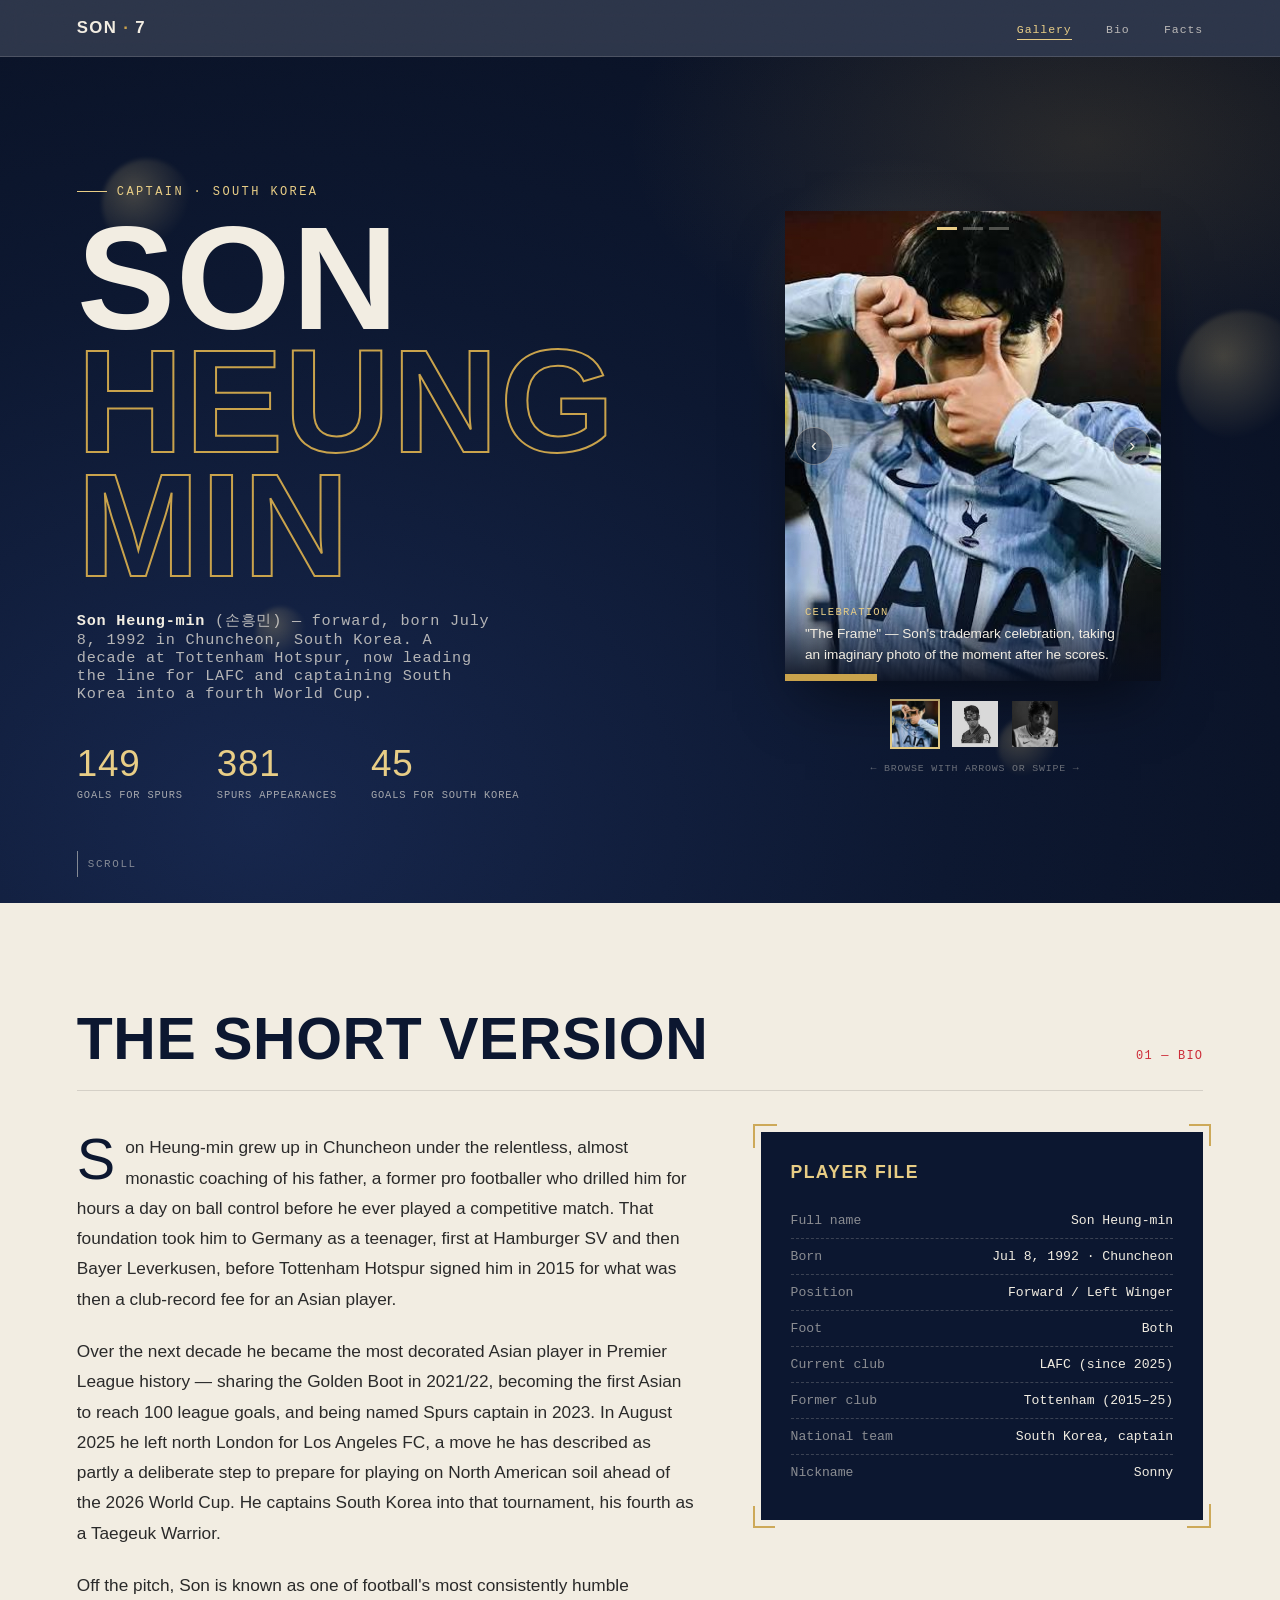
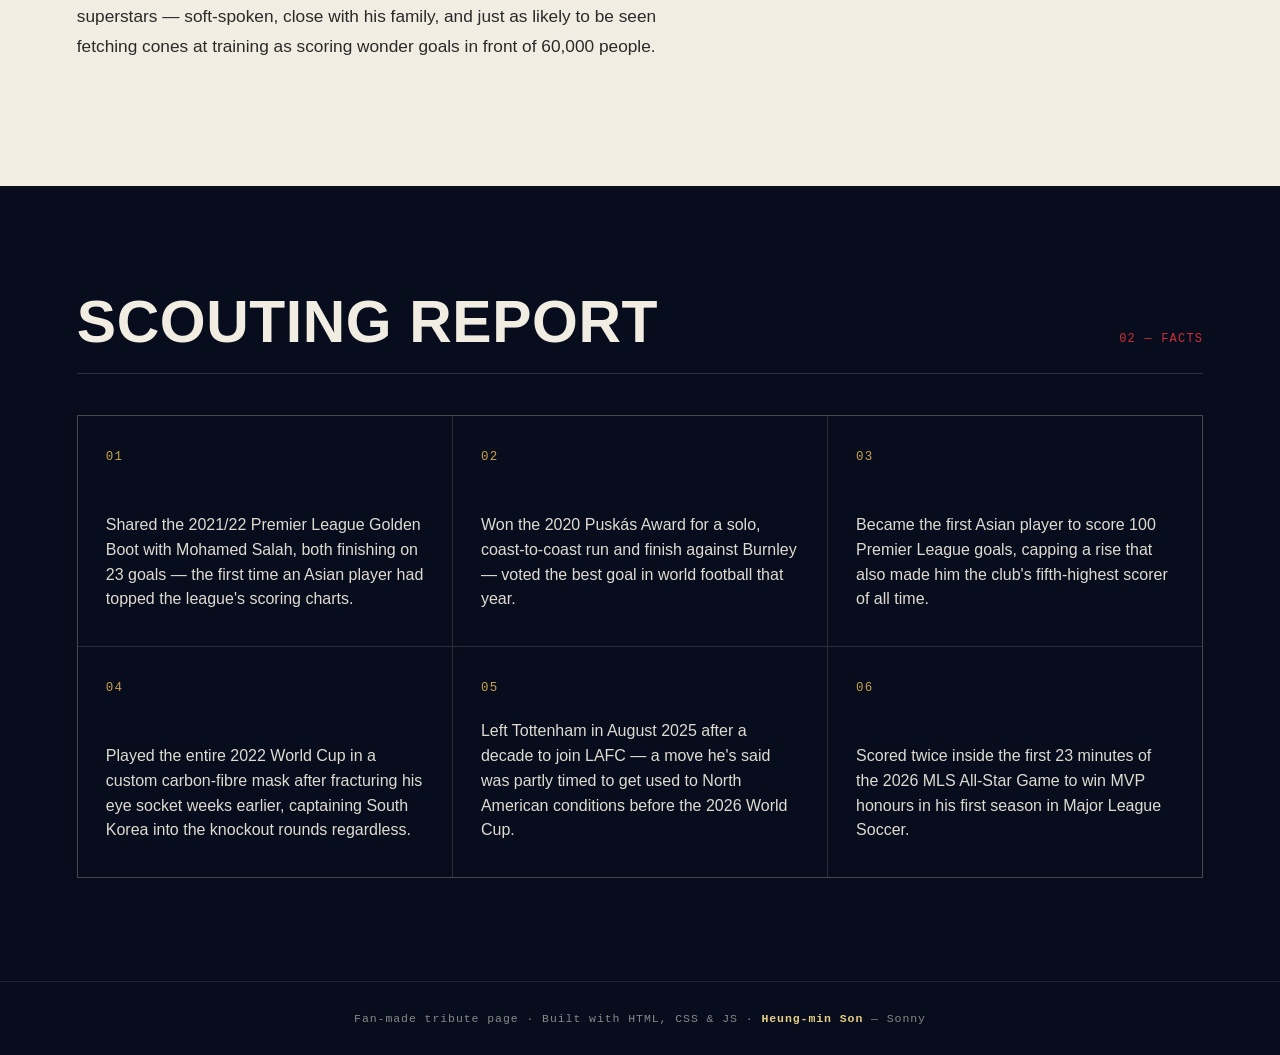
<file: fanpage.html>
<!DOCTYPE html>
<html lang="en">
<head>
<meta charset="UTF-8">
<meta name="viewport" content="width=device-width, initial-scale=1.0">
<title>Son Heung-min — Sonny</title>
<style>
  :root{
    --navy: #0c1730;
    --navy-deep: #070d1c;
    --navy-mid: #101f42;
    --ink: #12131a;
    --cream: #f2ede2;
    --gold: #c9a24b;
    --gold-bright: #e8cd85;
    --red: #cd2e3a;
    --line: rgba(242,237,226,0.16);
    --ease: cubic-bezier(.22,.8,.28,1);
  }

  * { box-sizing: border-box; }
  html { scroll-behavior: smooth; }

  body{
    margin:0;
    background: var(--cream);
    color: var(--ink);
    font-family: -apple-system, BlinkMacSystemFont, 'Segoe UI', Roboto, Helvetica, Arial, sans-serif;
    -webkit-font-smoothing: antialiased;
    overflow-x: hidden;
  }

  h1, h2, h3{
    font-family: 'Arial Narrow', Arial, sans-serif;
    text-transform: uppercase;
    letter-spacing: 0.01em;
    margin: 0;
  }

  .display{ font-family: 'Arial Black', Impact, 'Haettenschweiler', sans-serif; }
  .mono{ font-family: 'Courier New', Courier, monospace; }

  a { color: inherit; }
  button{ font-family: inherit; }

  /* ---------- film grain (ties to the "photograph" theme) ---------- */
  .grain{
    position: fixed;
    inset: -60px;
    z-index: 200;
    pointer-events: none;
    opacity: 0.045;
    mix-blend-mode: overlay;
    background-image: url("data:image/svg+xml;utf8,<svg xmlns='http://www.w3.org/2000/svg' width='140' height='140'><filter id='n'><feTurbulence type='fractalNoise' baseFrequency='0.9' numOctaves='2' stitchTiles='stitch'/></filter><rect width='100%25' height='100%25' filter='url(%23n)'/></svg>");
    animation: grainShift 0.7s steps(4) infinite;
  }
  @keyframes grainShift{
    0%{ transform: translate(0,0); }
    25%{ transform: translate(-2%,1%); }
    50%{ transform: translate(1%,-2%); }
    75%{ transform: translate(-1%,2%); }
    100%{ transform: translate(0,0); }
  }

  /* ---------- scroll progress (touchline) ---------- */
  .progress{
    position: fixed;
    top: 0; left: 0;
    height: 3px;
    width: 0%;
    background: linear-gradient(90deg, var(--gold), var(--gold-bright));
    z-index: 300;
    transition: width .08s linear;
  }

  /* ---------- corner frame motif (signature element) ---------- */
  .framed{ position: relative; }
  .framed::before,
  .framed::after,
  .framed .fc-tr, .framed .fc-bl{
    content: "";
    position: absolute;
    width: 22px;
    height: 22px;
    border: 2px solid var(--gold);
    opacity: 0.9;
    transition: width .3s var(--ease), height .3s var(--ease), border-color .3s ease;
  }
  .framed::before{ top:-8px; left:-8px; border-right:none; border-bottom:none; }
  .framed::after{ bottom:-8px; right:-8px; border-left:none; border-top:none; }
  .framed .fc-tr{ top:-8px; right:-8px; border-left:none; border-bottom:none; }
  .framed .fc-bl{ bottom:-8px; left:-8px; border-right:none; border-top:none; }
  .framed:hover::before, .framed:hover::after,
  .framed:hover .fc-tr, .framed:hover .fc-bl{
    width: 30px; height: 30px; border-color: var(--gold-bright);
  }

  /* ---------- reveal-on-scroll ---------- */
  .reveal{
    opacity: 0;
    transform: translateY(28px);
    transition: opacity .8s var(--ease), transform .8s var(--ease);
  }
  .reveal.in-view{ opacity: 1; transform: translateY(0); }

  /* ---------- nav ---------- */
  .topnav{
    position: sticky;
    top: 0;
    z-index: 60;
    display: flex;
    justify-content: space-between;
    align-items: center;
    padding: 18px 6vw;
    background: rgba(12,23,48,0.86);
    backdrop-filter: blur(10px);
    color: var(--cream);
    border-bottom: 1px solid var(--line);
    transition: background .3s ease, padding .3s ease;
  }
  .topnav .brand{
    font-family:'Arial Narrow', Arial, sans-serif;
    font-weight: 600;
    font-size: 1.05rem;
    letter-spacing: 0.08em;
  }
  .brand .num{ color: var(--gold); }
  .topnav nav a{
    position: relative;
    text-decoration:none;
    font-family:'Courier New', Courier, monospace;
    font-size: 0.72rem;
    letter-spacing: 0.08em;
    margin-left: 30px;
    color: var(--cream);
    opacity: 0.7;
    padding-bottom: 4px;
    transition: opacity .2s;
  }
  .topnav nav a::after{
    content:"";
    position:absolute;
    left:0; bottom:0;
    width: 0%;
    height: 1px;
    background: var(--gold-bright);
    transition: width .25s var(--ease);
  }
  .topnav nav a:hover{ opacity: 1; }
  .topnav nav a:hover::after{ width: 100%; }
  .topnav nav a.active{ opacity: 1; color: var(--gold-bright); }
  .topnav nav a.active::after{ width: 100%; }

  /* ---------- hero ---------- */
  .hero{
    position: relative;
    background:
      radial-gradient(60% 50% at 85% 10%, rgba(201,162,75,0.16), transparent 60%),
      radial-gradient(120% 140% at 20% 90%, #16264c 0%, var(--navy) 45%, var(--navy-deep) 100%);
    color: var(--cream);
    padding: 6vw 6vw 4vw;
    overflow: hidden;
    min-height: 94vh;
    display: flex;
    align-items: center;
    perspective: 1000px;
  }
  .hero-spotlight{
    position: absolute;
    inset: 0;
    background: radial-gradient(280px circle at var(--mx,70%) var(--my,30%), rgba(232,205,133,0.14), transparent 55%);
    pointer-events: none;
    transition: background .1s linear;
  }
  .bokeh{
    position: absolute;
    border-radius: 50%;
    filter: blur(2px);
    background: radial-gradient(circle at 35% 35%, rgba(232,205,133,0.5), rgba(232,205,133,0) 70%);
    opacity: 0.5;
    animation: drift 14s ease-in-out infinite;
    pointer-events: none;
  }
  .bokeh.b1{ width: 90px; height: 90px; top: 12%; left: 8%; animation-duration: 16s; }
  .bokeh.b2{ width: 50px; height: 50px; top: 65%; left: 20%; animation-duration: 12s; animation-delay: -4s; }
  .bokeh.b3{ width: 130px; height: 130px; top: 30%; left: 92%; animation-duration: 20s; animation-delay: -8s; }
  .bokeh.b4{ width: 60px; height: 60px; top: 78%; left: 78%; animation-duration: 15s; animation-delay: -2s; }
  @keyframes drift{
    0%, 100%{ transform: translate(0,0); }
    50%{ transform: translate(18px, -24px); }
  }

  .hero-grid{
    position: relative;
    width: 100%;
    display: grid;
    grid-template-columns: 1.15fr 0.85fr;
    gap: 4vw;
    align-items: center;
    z-index: 2;
  }
  .eyebrow{
    font-family:'Courier New', Courier, monospace;
    font-size: 0.75rem;
    letter-spacing: 0.2em;
    color: var(--gold-bright);
    margin-bottom: 18px;
    display: flex;
    align-items: center;
    gap: 10px;
    opacity: 0;
    animation: fadeUp .7s var(--ease) .1s forwards;
  }
  .eyebrow::before{ content:""; width: 30px; height: 1px; background: var(--gold-bright); }

  .hero-title-wrap{ perspective: 800px; }
  .hero h1{
    font-family: 'Arial Black', Impact, 'Haettenschweiler', sans-serif;
    font-size: clamp(4.4rem, 11.5vw, 9.8rem);
    line-height: 0.84;
    letter-spacing: 0.01em;
    text-transform: uppercase;
    color: var(--cream);
  }
  .hero h1 .outline{ color: transparent; -webkit-text-stroke: 2px var(--gold); display:block; }
  .letter{
    display: inline-block;
    opacity: 0;
    transform: translateY(48px) rotateX(50deg);
    animation: riseIn .8s var(--ease) forwards;
    animation-delay: calc(var(--i) * 0.045s + 0.15s);
    transform-origin: bottom;
  }
  @keyframes riseIn{
    to{ opacity: 1; transform: translateY(0) rotateX(0); }
  }
  @keyframes fadeUp{
    from{ opacity:0; transform: translateY(16px); }
    to{ opacity:1; transform: translateY(0); }
  }

  .hero .full-name{
    margin-top: 22px;
    font-family:'Courier New', Courier, monospace;
    font-size: 0.95rem;
    letter-spacing: 0.05em;
    color: rgba(242,237,226,0.72);
    max-width: 46ch;
    opacity: 0;
    animation: fadeUp .7s var(--ease) .75s forwards;
  }
  .hero .full-name b{ color: var(--cream); font-weight: 600; }

  .hero-stats{
    display:flex;
    gap: 34px;
    margin-top: 40px;
    flex-wrap: wrap;
    opacity: 0;
    animation: fadeUp .7s var(--ease) .9s forwards;
  }
  .hero-stats div{ display:flex; flex-direction:column; }
  .hero-stats .n{
    font-family:'Arial Black', Impact, 'Haettenschweiler', sans-serif;
    font-size: 2.3rem;
    color: var(--gold-bright);
    letter-spacing: 0.02em;
  }
  .hero-stats .l{
    font-family:'Courier New', Courier, monospace;
    font-size: 0.65rem;
    letter-spacing: 0.08em;
    opacity: 0.65;
    margin-top: 4px;
  }

  /* ---------- hero interactive gallery (replaces the static frame) ---------- */
  .hero-gallery{
    position: relative;
    justify-self: center;
    width: 100%;
    max-width: 380px;
    opacity: 0;
    animation: fadeUp .9s var(--ease) .35s forwards;
    transition: transform .15s ease-out;
    transform-style: preserve-3d;
    will-change: transform;
  }
  .viewer{
    position: relative;
    background: var(--navy-deep);
    aspect-ratio: 4/5;
    max-height: 470px;
    overflow: hidden;
    box-shadow: 0 30px 60px -20px rgba(0,0,0,0.6);
  }
  .viewer img{
    position:absolute;
    inset:0;
    width:100%;
    height:100%;
    object-fit: cover;
    opacity: 0;
    transform: scale(1.12);
    transition: opacity .6s var(--ease), transform 8s linear;
  }
  .viewer img.active{ opacity: 1; transform: scale(1); }
  .viewer img.active.ken{ transform: scale(1.09); }
  .viewer-caption{
    position:absolute;
    left:0; right:0; bottom:0;
    padding: 18px 20px 16px;
    background: linear-gradient(to top, rgba(7,13,28,0.94), transparent);
    color: var(--cream);
  }
  .viewer-caption .vc-tag{ font-family:'Courier New', Courier, monospace; font-size: 0.66rem; letter-spacing: 0.12em; color: var(--gold-bright); text-transform: uppercase; display:block; opacity:0; transform: translateY(6px); transition: opacity .4s ease, transform .4s ease; }
  .viewer-caption p{ margin: 6px 0 0; font-size: 0.85rem; max-width: 42ch; line-height: 1.5; opacity:0; transform: translateY(6px); transition: opacity .4s ease .05s, transform .4s ease .05s; }
  .viewer-caption.show .vc-tag, .viewer-caption.show p{ opacity:1; transform: translateY(0); }
  .viewer-nav{ position:absolute; top: 50%; transform: translateY(-50%); width: 100%; display:flex; justify-content: space-between; padding: 0 10px; pointer-events:none; }
  .viewer-nav button{
    pointer-events:all; width: 38px; height: 38px; border-radius: 50%;
    border: 1px solid rgba(242,237,226,0.4); background: rgba(7,13,28,0.45); color: var(--cream);
    font-family:'Courier New', Courier, monospace; cursor: pointer; font-size: 1.1rem;
    transition: background .25s ease, border-color .25s ease, transform .25s var(--ease);
  }
  .viewer-nav button:hover{ background: var(--gold); border-color: var(--gold); color: var(--navy-deep); transform: scale(1.08); }
  .viewer-nav button:active{ transform: scale(0.94); }

  .progress-dots{ position:absolute; top: 16px; left: 50%; transform: translateX(-50%); display:flex; gap: 6px; z-index: 3; }
  .progress-dots span{ width: 20px; height: 3px; background: rgba(242,237,226,0.3); overflow:hidden; position:relative; }
  .progress-dots span::after{ content:""; position:absolute; inset:0; background: var(--gold-bright); transform: scaleX(0); transform-origin: left; transition: transform .3s ease; }
  .progress-dots span.active::after{ transform: scaleX(1); }

  .hero-tag{
    position:absolute;
    bottom: -16px;
    left: -8px;
    background: var(--gold);
    color: var(--navy-deep);
    font-family:'Courier New', Courier, monospace;
    font-size: 0.62rem;
    letter-spacing: 0.06em;
    padding: 6px 11px;
    font-weight: 600;
    z-index: 3;
  }

  .thumb-rail{ display:flex; flex-direction: row; justify-content:center; gap: 10px; margin-top: 18px; }
  .thumb{
    padding: 0;
    border: 2px solid transparent;
    background: none;
    cursor: pointer;
    line-height: 0;
    transition: border-color .25s ease, transform .25s var(--ease);
  }
  .thumb:hover{ transform: translateY(-2px); }
  .thumb img{ width: 46px; height: 46px; object-fit: cover; display:block; filter: grayscale(1) brightness(0.85); transition: filter .3s ease; }
  .thumb.active{ border-color: var(--gold-bright); }
  .thumb.active img{ filter: grayscale(0) brightness(1); }

  .gallery-hint{
    margin-top: 14px;
    text-align:center;
    font-family:'Courier New', Courier, monospace;
    font-size: 0.62rem;
    letter-spacing: 0.08em;
    color: rgba(242,237,226,0.4);
  }
  .gallery-hint .arrow{ display:inline-block; animation: nudge 1.6s ease-in-out infinite; }
  @keyframes nudge{ 0%,100%{ transform: translateX(0);} 50%{ transform: translateX(5px);} }

  .scroll-cue{
    position:absolute;
    left: 6vw;
    bottom: 26px;
    font-family:'Courier New', Courier, monospace;
    font-size: 0.68rem;
    letter-spacing: 0.15em;
    color: rgba(242,237,226,0.5);
    display:flex;
    align-items:center;
    gap:10px;
    z-index: 2;
  }
  .scroll-cue .bar{ width: 1px; height: 26px; background: rgba(242,237,226,0.5); animation: cue 1.8s ease-in-out infinite; }
  @keyframes cue{
    0%,100%{ transform: scaleY(0.4); opacity: 0.3; transform-origin: top;}
    50%{ transform: scaleY(1); opacity: 0.9; transform-origin: top;}
  }

  /* ---------- section shell ---------- */
  section{ padding: 8vw 6vw; }
  .section-head{
    display:flex;
    align-items:baseline;
    justify-content: space-between;
    margin-bottom: 3.2vw;
    border-bottom: 1px solid rgba(0,0,0,0.12);
    padding-bottom: 18px;
    flex-wrap: wrap;
    gap: 10px;
  }
  .section-head h2{
    font-family: 'Arial Black', Impact, 'Haettenschweiler', sans-serif;
    font-size: clamp(2.2rem, 4.6vw, 3.8rem);
    color: var(--navy);
    letter-spacing: 0.01em;
  }
  .section-index{
    font-family:'Courier New', Courier, monospace;
    font-size: 0.75rem;
    color: var(--red);
    letter-spacing: 0.1em;
  }

  /* ---------- bio ---------- */
  .bio{ background: var(--cream); }
  .bio-grid{ display:grid; grid-template-columns: 1.4fr 1fr; gap: 5vw; }
  .bio-copy p{ font-size: 1.08rem; line-height: 1.75; color: #2a2a2a; margin: 0 0 1.3em; }
  .bio-copy p:first-of-type::first-letter{
    font-family:'Arial Black', Impact, 'Haettenschweiler', sans-serif;
    font-size: 3.6rem;
    float: left;
    line-height: 0.75;
    padding-right: 10px;
    padding-top: 6px;
    color: var(--navy);
  }
  .id-card{
    background: var(--navy);
    color: var(--cream);
    padding: 30px;
    align-self: start;
    font-family:'Courier New', Courier, monospace;
    transition: transform .35s var(--ease), box-shadow .35s var(--ease);
  }
  .id-card:hover{ transform: translateY(-4px); box-shadow: 0 24px 40px -20px rgba(12,23,48,0.5); }
  .id-card h3{ font-family:'Arial Narrow', Arial, sans-serif; color: var(--gold-bright); font-size: 1.1rem; margin-bottom: 20px; letter-spacing: 0.08em; }
  .id-row{ display:flex; justify-content: space-between; padding: 10px 0; border-bottom: 1px dashed rgba(242,237,226,0.2); font-size: 0.82rem; transition: padding-left .2s ease; }
  .id-row:hover{ padding-left: 6px; }
  .id-row:last-child{ border-bottom:none; }
  .id-row span:first-child{ opacity: 0.55; }
  .id-row span:last-child{ text-align:right; }

  /* ---------- facts ---------- */
  .facts{ background: var(--navy-deep); color: var(--cream); }
  .facts .section-head{ border-bottom-color: rgba(242,237,226,0.15); }
  .facts .section-head h2{ color: var(--cream); }
  .fact-grid{ display:grid; grid-template-columns: repeat(3, 1fr); gap: 1px; background: rgba(242,237,226,0.14); border: 1px solid rgba(242,237,226,0.14); }
  .fact-card{
    position: relative;
    background: var(--navy-deep);
    padding: 34px 28px;
    min-height: 230px;
    display:flex;
    flex-direction: column;
    justify-content: space-between;
    transition: background .35s ease, transform .35s var(--ease);
    overflow: hidden;
  }
  .fact-card::before{
    content:"";
    position:absolute;
    inset: 0;
    background: radial-gradient(220px circle at var(--fx,50%) var(--fy,50%), rgba(201,162,75,0.14), transparent 60%);
    opacity: 0;
    transition: opacity .3s ease;
  }
  .fact-card:hover{ background: #0f1c3c; transform: translateY(-6px); }
  .fact-card:hover::before{ opacity: 1; }
  .fact-card .fnum{ font-family:'Courier New', Courier, monospace; color: var(--gold); font-size: 0.78rem; letter-spacing: 0.1em; position:relative; }
  .fact-card p{ font-size: 1rem; line-height: 1.55; margin: 18px 0 0; color: rgba(242,237,226,0.92); position:relative; }

  /* ---------- footer ---------- */
  footer{ background: var(--navy-deep); color: rgba(242,237,226,0.55); text-align:center; padding: 30px 6vw; font-family:'Courier New', Courier, monospace; font-size: 0.72rem; letter-spacing: 0.08em; border-top: 1px solid rgba(242,237,226,0.1); }
  footer b{ color: var(--gold-bright); }

  /* ---------- responsive ---------- */
  @media (max-width: 900px){
    .hero-grid{ grid-template-columns: 1fr; }
    .hero-gallery{ order: -1; max-width: 320px; }
    .bio-grid{ grid-template-columns: 1fr; }
    .fact-grid{ grid-template-columns: 1fr; }
    .topnav nav{ display:none; }
  }

  @media (prefers-reduced-motion: reduce){
    *{ animation: none !important; transition: none !important; }
    .letter, .eyebrow, .full-name, .hero-stats, .hero-gallery{ opacity: 1 !important; transform: none !important; }
    .grain{ display: none; }
  }

  :focus-visible{ outline: 2px solid var(--gold); outline-offset: 3px; }
</style>
</head>
<body>

<div class="grain" aria-hidden="true"></div>
<div class="progress" id="progressBar" aria-hidden="true"></div>

<div class="topnav">
  <div class="brand">SON <span class="num">·</span> 7</div>
  <nav>
    <a href="#hero" data-section="hero">Gallery</a>
    <a href="#bio" data-section="bio">Bio</a>
    <a href="#facts" data-section="facts">Facts</a>
  </nav>
</div>

<header class="hero" id="hero">
  <div class="hero-spotlight" id="spotlight"></div>
  <div class="bokeh b1"></div>
  <div class="bokeh b2"></div>
  <div class="bokeh b3"></div>
  <div class="bokeh b4"></div>

  <div class="hero-grid">
    <div>
      <div class="eyebrow">CAPTAIN · SOUTH KOREA</div>
      <div class="hero-title-wrap">
        <h1>
          <span class="line1" id="line1"></span>
          <span class="outline line2" id="line2"></span>
        </h1>
      </div>
      <p class="full-name"><b>Son Heung-min</b> (손흥민) — forward, born July 8, 1992 in Chuncheon, South Korea. A decade at Tottenham Hotspur, now leading the line for LAFC and captaining South Korea into a fourth World Cup.</p>
      <div class="hero-stats">
        <div><span class="n mono" data-count="169">0</span><span class="l">GOALS FOR SPURS</span></div>
        <div><span class="n mono" data-count="431">0</span><span class="l">SPURS APPEARANCES</span></div>
        <div><span class="n mono" data-count="51">0</span><span class="l">GOALS FOR SOUTH KOREA</span></div>
      </div>
    </div>

    <div class="hero-gallery" id="heroPhoto">
      <div class="viewer framed" id="viewer">
        <span class="fc-tr"></span><span class="fc-bl"></span>
        <div class="progress-dots" id="dots">
          <span class="active"></span><span></span><span></span>
        </div>
        <img class="active ken" src="son-frame-celebration.png" alt="Son Heung-min performing his hand-framing goal celebration in a Tottenham away kit" data-index="0">
        <img src="son-korea-mask.png" alt="Son Heung-min wearing a black protective mask in a South Korea kit" data-index="1">
        <img src="son-club-portrait.png" alt="Studio portrait of Son Heung-min in a Tottenham home kit" data-index="2">
        <div class="viewer-caption show" id="captionBox">
          <span class="vc-tag mono" id="capTag">Celebration</span>
          <p id="capText">"The Frame" — Son's trademark celebration, taking an imaginary photo of the moment after he scores.</p>
        </div>
        <div class="viewer-nav">
          <button id="prevBtn" aria-label="Previous photo">‹</button>
          <button id="nextBtn" aria-label="Next photo">›</button>
        </div>
        <div class="hero-tag">IN THE FRAME</div>
      </div>
      <div class="thumb-rail" id="thumbRail">
        <button class="thumb active" data-index="0" aria-label="Show celebration photo"><img src="son-frame-celebration.png" alt=""></button>
        <button class="thumb" data-index="1" aria-label="Show South Korea photo"><img src="son-korea-mask.png" alt=""></button>
        <button class="thumb" data-index="2" aria-label="Show Tottenham portrait"><img src="son-club-portrait.png" alt=""></button>
      </div>
      <div class="gallery-hint">← BROWSE WITH ARROWS OR SWIPE <span class="arrow">→</span></div>
    </div>
  </div>
  <div class="scroll-cue"><div class="bar"></div>SCROLL</div>
</header>

<section class="bio" id="bio">
  <div class="section-head reveal">
    <h2>The Short Version</h2>
    <span class="section-index mono">01 — BIO</span>
  </div>
  <div class="bio-grid">
    <div class="bio-copy">
      <p class="reveal">Son Heung-min grew up in Chuncheon under the relentless, almost monastic coaching of his father, a former pro footballer who drilled him for hours a day on ball control before he ever played a competitive match. That foundation took him to Germany as a teenager, first at Hamburger SV and then Bayer Leverkusen, before Tottenham Hotspur signed him in 2015 for what was then a club-record fee for an Asian player.</p>
      <p class="reveal">Over the next decade he became the most decorated Asian player in Premier League history — sharing the Golden Boot in 2021/22, becoming the first Asian to reach 100 league goals, and being named Spurs captain in 2023. In August 2025 he left north London for Los Angeles FC, a move he has described as partly a deliberate step to prepare for playing on North American soil ahead of the 2026 World Cup. He captains South Korea into that tournament, his fourth as a Taegeuk Warrior.</p>
      <p class="reveal">Off the pitch, Son is known as one of football's most consistently humble superstars — soft-spoken, close with his family, and just as likely to be seen fetching cones at training as scoring wonder goals in front of 60,000 people.</p>
    </div>
    <div class="id-card framed reveal">
      <span class="fc-tr"></span><span class="fc-bl"></span>
      <h3>Player File</h3>
      <div class="id-row"><span>Full name</span><span>Son Heung-min</span></div>
      <div class="id-row"><span>Born</span><span>Jul 8, 1992 · Chuncheon</span></div>
      <div class="id-row"><span>Position</span><span>Forward / Left Winger</span></div>
      <div class="id-row"><span>Foot</span><span>Both</span></div>
      <div class="id-row"><span>Current club</span><span>LAFC (since 2025)</span></div>
      <div class="id-row"><span>Former club</span><span>Tottenham (2015–25)</span></div>
      <div class="id-row"><span>National team</span><span>South Korea, captain</span></div>
      <div class="id-row"><span>Nickname</span><span>Sonny</span></div>
    </div>
  </div>
</section>

<section class="facts" id="facts">
  <div class="section-head reveal">
    <h2>Scouting Report</h2>
    <span class="section-index mono">02 — FACTS</span>
  </div>
  <div class="fact-grid">
    <div class="fact-card reveal">
      <span class="fnum">01</span>
      <p>Shared the 2021/22 Premier League Golden Boot with Mohamed Salah, both finishing on 23 goals — the first time an Asian player had topped the league's scoring charts.</p>
    </div>
    <div class="fact-card reveal">
      <span class="fnum">02</span>
      <p>Won the 2020 Puskás Award for a solo, coast-to-coast run and finish against Burnley — voted the best goal in world football that year.</p>
    </div>
    <div class="fact-card reveal">
      <span class="fnum">03</span>
      <p>Became the first Asian player to score 100 Premier League goals, capping a rise that also made him the club's fifth-highest scorer of all time.</p>
    </div>
    <div class="fact-card reveal">
      <span class="fnum">04</span>
      <p>Played the entire 2022 World Cup in a custom carbon-fibre mask after fracturing his eye socket weeks earlier, captaining South Korea into the knockout rounds regardless.</p>
    </div>
    <div class="fact-card reveal">
      <span class="fnum">05</span>
      <p>Left Tottenham in August 2025 after a decade to join LAFC — a move he's said was partly timed to get used to North American conditions before the 2026 World Cup.</p>
    </div>
    <div class="fact-card reveal">
      <span class="fnum">06</span>
      <p>Scored twice inside the first 23 minutes of the 2026 MLS All-Star Game to win MVP honours in his first season in Major League Soccer.</p>
    </div>
  </div>
</section>

<footer>
  Fan-made tribute page · Built with HTML, CSS &amp; JS · <b>Heung-min Son</b> — Sonny
</footer>

<script>
(function(){
  var reduceMotion = window.matchMedia('(prefers-reduced-motion: reduce)').matches;

  /* ---------- letter reveal for hero title ---------- */
  function buildLetters(el, text){
    var i = 0;
    text.split('').forEach(function(ch){
      var span = document.createElement('span');
      span.className = 'letter';
      span.style.setProperty('--i', i);
      span.textContent = ch === ' ' ? '\u00A0' : ch;
      el.appendChild(span);
      i++;
    });
  }
  buildLetters(document.getElementById('line1'), 'SON');
  buildLetters(document.getElementById('line2'), 'HEUNG MIN');

  /* ---------- scroll progress bar ---------- */
  var progressBar = document.getElementById('progressBar');
  function updateProgress(){
    var h = document.documentElement;
    var scrolled = (h.scrollTop) / (h.scrollHeight - h.clientHeight) * 100;
    progressBar.style.width = scrolled + '%';
  }
  document.addEventListener('scroll', function(){ requestAnimationFrame(updateProgress); }, {passive:true});

  /* ---------- hero spotlight + parallax tilt ---------- */
  var hero = document.getElementById('hero');
  var spotlight = document.getElementById('spotlight');
  var heroPhoto = document.getElementById('heroPhoto');
  var pointerFine = window.matchMedia('(pointer:fine)').matches;

  if(!reduceMotion && pointerFine){
    hero.addEventListener('mousemove', function(e){
      var r = hero.getBoundingClientRect();
      var x = ((e.clientX - r.left) / r.width) * 100;
      var y = ((e.clientY - r.top) / r.height) * 100;
      spotlight.style.setProperty('--mx', x + '%');
      spotlight.style.setProperty('--my', y + '%');

      var px = heroPhoto.getBoundingClientRect();
      var cx = (e.clientX - px.left - px.width/2) / px.width;
      var cy = (e.clientY - px.top - px.height/2) / px.height;
      var rotY = cx * 8;
      var rotX = cy * -8;
      heroPhoto.style.transform = 'rotateY(' + rotY + 'deg) rotateX(' + rotX + 'deg)';
    });
    hero.addEventListener('mouseleave', function(){
      heroPhoto.style.transform = 'rotateY(0deg) rotateX(0deg)';
    });
  }

  /* ---------- fact card cursor glow ---------- */
  document.querySelectorAll('.fact-card').forEach(function(card){
    card.addEventListener('mousemove', function(e){
      var r = card.getBoundingClientRect();
      card.style.setProperty('--fx', ((e.clientX - r.left) / r.width * 100) + '%');
      card.style.setProperty('--fy', ((e.clientY - r.top) / r.height * 100) + '%');
    });
  });

  /* ---------- animated stat counters ---------- */
  var counted = false;
  function animateCounters(){
    if(counted) return;
    counted = true;
    document.querySelectorAll('.hero-stats .n').forEach(function(el){
      var target = parseInt(el.dataset.count, 10);
      if(reduceMotion){ el.textContent = target; return; }
      var start = null;
      var duration = 1300;
      function step(ts){
        if(!start) start = ts;
        var progress = Math.min((ts - start) / duration, 1);
        var eased = 1 - Math.pow(1 - progress, 3);
        el.textContent = Math.floor(eased * target);
        if(progress < 1) requestAnimationFrame(step);
        else el.textContent = target;
      }
      requestAnimationFrame(step);
    });
  }
  setTimeout(animateCounters, 900);

  /* ---------- scroll reveal ---------- */
  var revealEls = document.querySelectorAll('.reveal');
  if('IntersectionObserver' in window){
    var io = new IntersectionObserver(function(entries){
      entries.forEach(function(entry){
        if(entry.isIntersecting){
          var delay = Array.prototype.indexOf.call(entry.target.parentNode.children, entry.target) * 60;
          entry.target.style.transitionDelay = Math.min(delay, 300) + 'ms';
          entry.target.classList.add('in-view');
          io.unobserve(entry.target);
        }
      });
    }, { threshold: 0.15 });
    revealEls.forEach(function(el){ io.observe(el); });
  } else {
    revealEls.forEach(function(el){ el.classList.add('in-view'); });
  }

  /* ---------- nav active section highlight ---------- */
  var navLinks = document.querySelectorAll('.topnav nav a');
  var sections = ['hero','bio','facts'].map(function(id){ return document.getElementById(id); });
  if('IntersectionObserver' in window){
    var navIo = new IntersectionObserver(function(entries){
      entries.forEach(function(entry){
        var link = document.querySelector('.topnav nav a[data-section="' + entry.target.id + '"]');
        if(entry.isIntersecting){
          navLinks.forEach(function(l){ l.classList.remove('active'); });
          if(link) link.classList.add('active');
        }
      });
    }, { threshold: 0.5 });
    sections.forEach(function(s){ if(s) navIo.observe(s); });
  }

  /* ---------- gallery (now embedded in the hero) ---------- */
  var images = Array.prototype.slice.call(document.querySelectorAll('#viewer img'));
  var thumbs = Array.prototype.slice.call(document.querySelectorAll('.thumb'));
  var dots = Array.prototype.slice.call(document.querySelectorAll('#dots span'));
  var capTag = document.getElementById('capTag');
  var capText = document.getElementById('capText');
  var captionBox = document.getElementById('captionBox');
  var prevBtn = document.getElementById('prevBtn');
  var nextBtn = document.getElementById('nextBtn');
  var current = 0;

  var captions = [
    { tag: 'Celebration', text: '"The Frame" — Son\u2019s trademark celebration, taking an imaginary photo of the moment after he scores.' },
    { tag: 'Country · 2022', text: 'A custom carbon-fibre mask, worn through the 2022 World Cup to protect a fractured eye socket while captaining South Korea.' },
    { tag: 'Club · Portrait', text: 'Ten seasons in a Tottenham shirt, from 2015 to 2025 \u2014 431 appearances and 169 goals in north London.' }
  ];

  function show(index){
    var next = (index + images.length) % images.length;
    if(next === current) return;
    current = next;

    images.forEach(function(img){
      var isActive = Number(img.dataset.index) === current;
      img.classList.toggle('active', isActive);
      if(isActive){
        img.classList.remove('ken');
        void img.offsetWidth;
        if(!reduceMotion) img.classList.add('ken');
      }
    });
    thumbs.forEach(function(t){ t.classList.toggle('active', Number(t.dataset.index) === current); });
    dots.forEach(function(d, i){ d.classList.toggle('active', i === current); });

    captionBox.classList.remove('show');
    setTimeout(function(){
      capTag.textContent = captions[current].tag;
      capText.textContent = captions[current].text;
      captionBox.classList.add('show');
    }, 200);
  }

  thumbs.forEach(function(t){ t.addEventListener('click', function(){ show(Number(t.dataset.index)); }); });
  prevBtn.addEventListener('click', function(){ show(current - 1); });
  nextBtn.addEventListener('click', function(){ show(current + 1); });

  document.addEventListener('keydown', function(e){
    if(e.key === 'ArrowRight') show(current + 1);
    if(e.key === 'ArrowLeft') show(current - 1);
  });

  var viewer = document.getElementById('viewer');
  var touchStartX = null;
  viewer.addEventListener('touchstart', function(e){ touchStartX = e.changedTouches[0].screenX; }, {passive:true});
  viewer.addEventListener('touchend', function(e){
    if(touchStartX === null) return;
    var dx = e.changedTouches[0].screenX - touchStartX;
    if(Math.abs(dx) > 40){ dx < 0 ? show(current + 1) : show(current - 1); }
    touchStartX = null;
  }, {passive:true});
})();
</script>

</body>
</html>
</file>
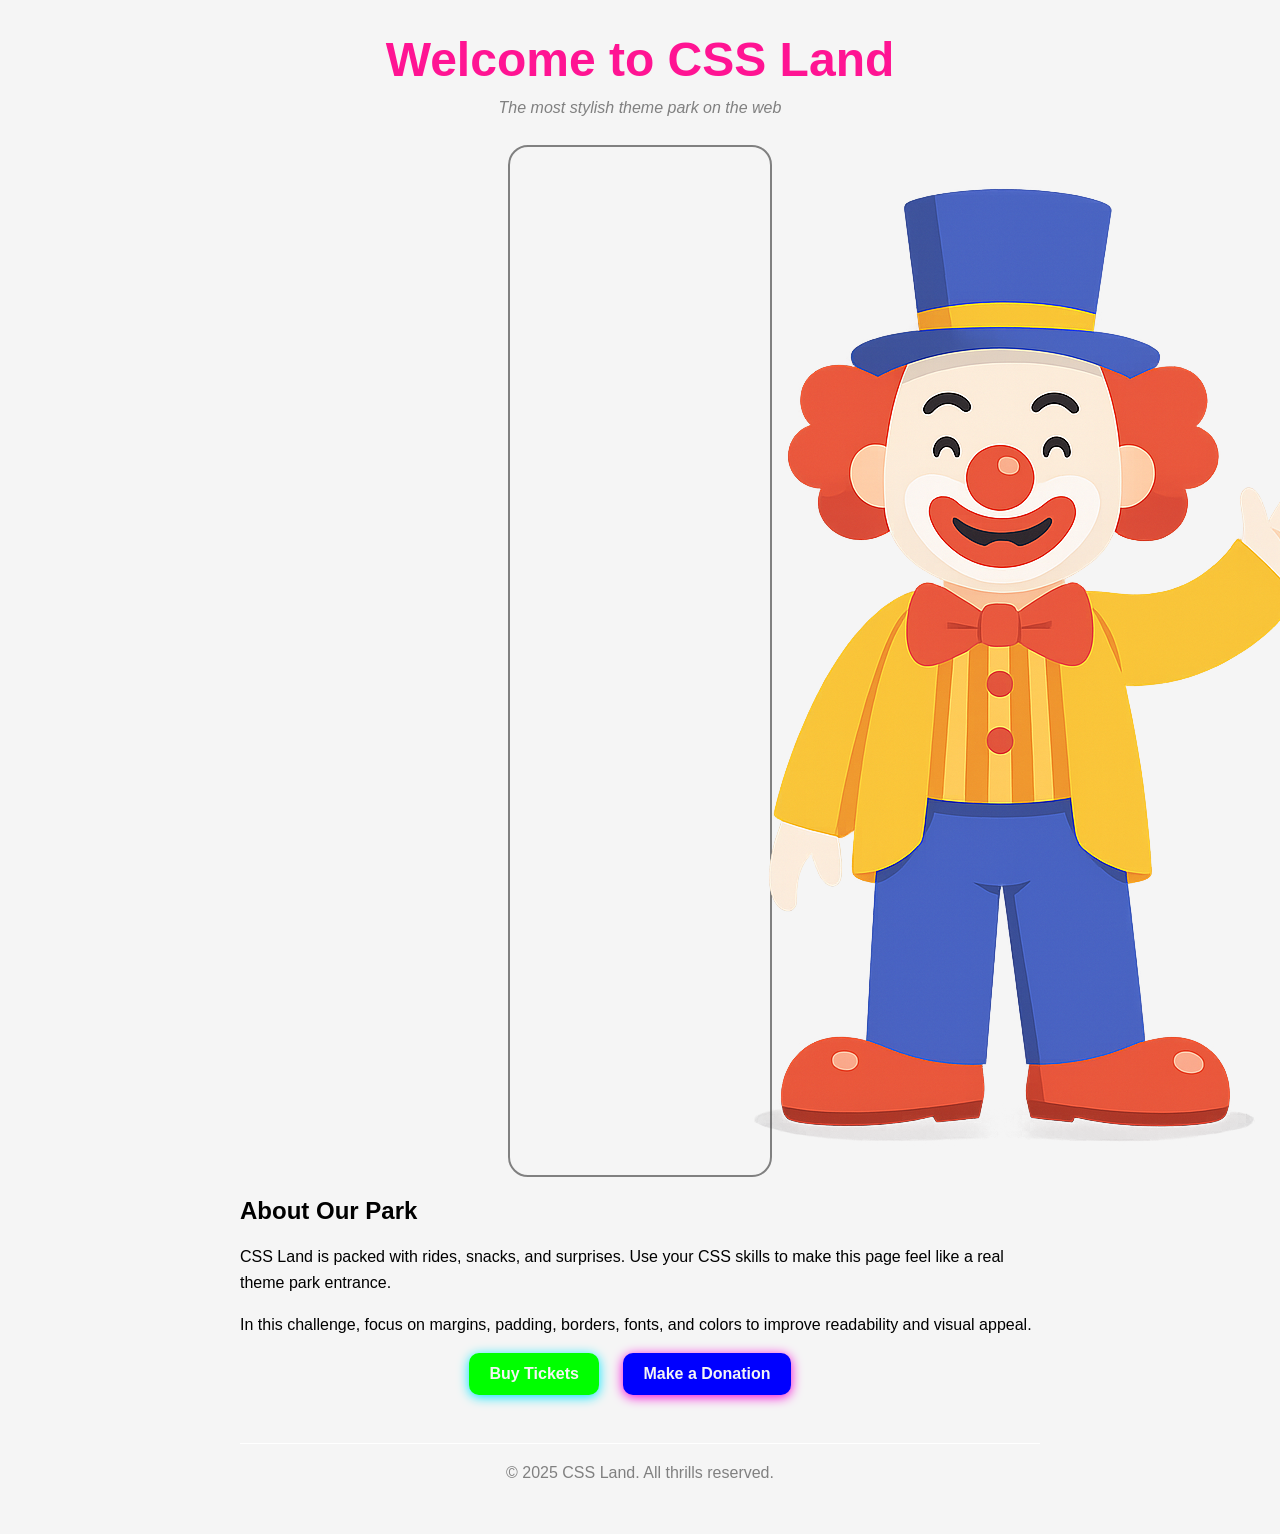
<file: Challenge1/home.html>
<!DOCTYPE html>
<html lang="en">
<head>
    <meta charset="UTF-8" />
    <meta name="viewport" content="width=device-width, initial-scale=1.0"/>
    <title>Challenge 1 - CSS Land - Welcome</title>
    <link rel="stylesheet" href="styles.css"/>
</head>
<body>

    <!-- DO NOT MODIFY HTML
         YOU MAY ONLY EDIT styles.css
    -->

    <div class="container">

        <header class="site-header">
            <h1>Welcome to <span class="park-name">CSS Land</span></h1>
            <p class="tagline">The most stylish theme park on the web</p>
        </header>

        <main>
            <section class="hero">
                <div class="mascot-placeholder" aria-label="Mascot placeholder" role="img">
                    <img id="mascot-image" src="mascot.png">
                </div>
            </section>

            <section class="about">
                <h2>About Our Park</h2>
                <p>CSS Land is packed with rides, snacks, and surprises. Use your CSS skills to make this
                    page feel like a real theme park entrance.
                </p>
                <p>In this challenge, focus on margins, padding, borders, fonts, and colors to improve
                    readability and visual appeal.
                </p>
            </section>

            <section class="actions">
                <button class="buy-tickets">Buy Tickets</button>
                <button class="make-donation">Make a Donation</button>
            </section>
        </main>

        <footer class="site-footer">
            <p>© 2025 CSS Land. All thrills reserved.</p>
        </footer>

    </div>

</body>
</html>
</file>
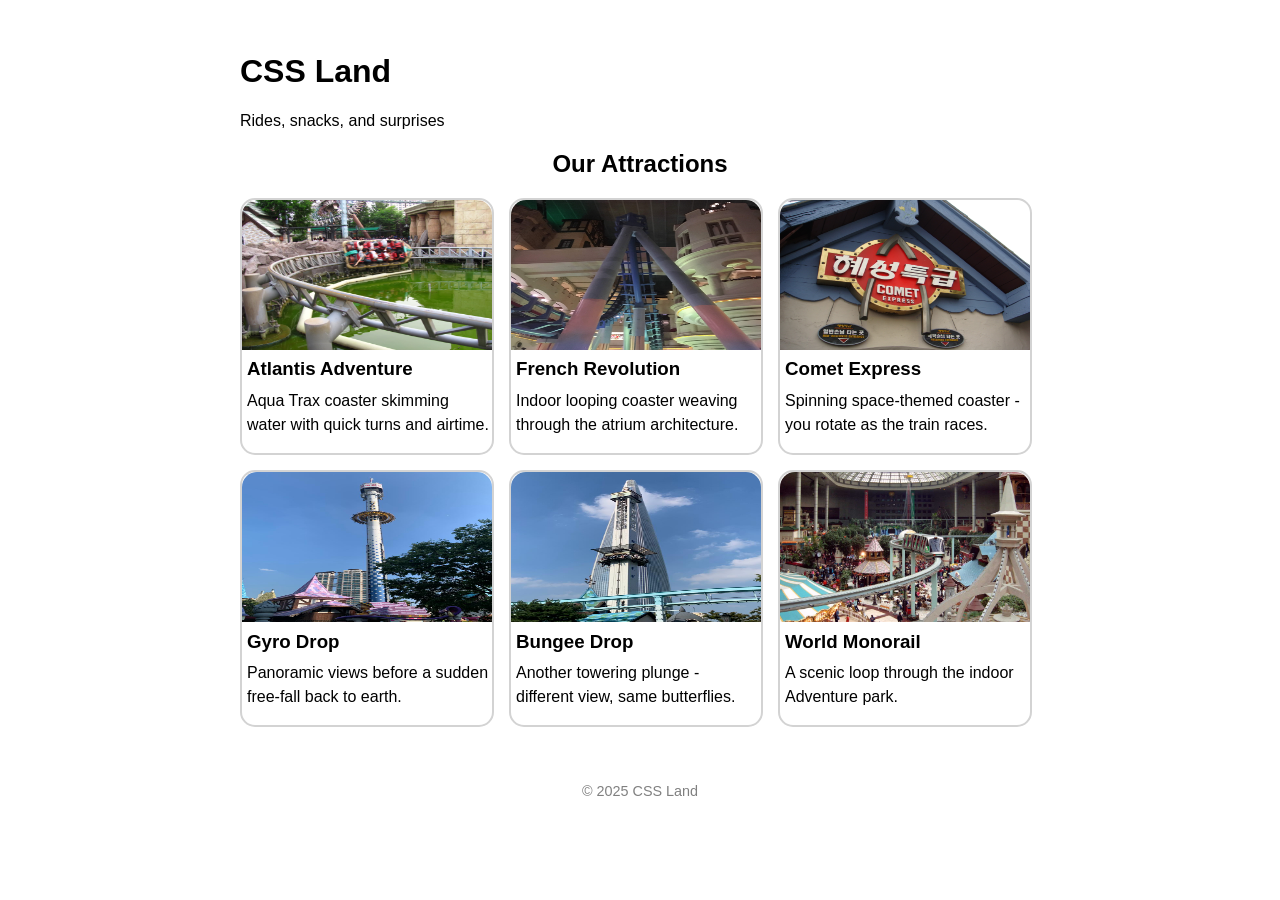
<file: Challenge2/home.html>
<!DOCTYPE html>
<html lang="en">
<head>
    <meta charset="UTF-8" />
    <meta name="viewport" content="width=device-width, initial-scale=1.0"/>
    <title>Challenge 2 - CSS Land - Attractions Gallery</title>
    <link rel="stylesheet" href="styles.css"/>
</head>
<body>

    <!-- DO NOT MODIFY home.html -->
    <!-- Add all styling in styles.css -->

    <div class="container">
        <header class="site-header">
            <h1>CSS Land</h1>
            <p class="tagline">Rides, snacks, and surprises</p>
        </header>

        <main>
            <section class="attractions">
                <h2>Our Attractions</h2>

                <div class="cards">
                    <article class="card">
                        <img src="images/atlantis.jpg" alt="Atlantis Adventure at Lotte World">
                        <h3>Atlantis Adventure</h3>
                        <p class="blurb">Aqua Trax coaster skimming water with quick turns and airtime.</p>
                    </article>

                    <article class="card">
                        <img src="images/french.jpg" alt="French Revolution indoor coaster">
                        <h3>French Revolution</h3>
                        <p class="blurb">Indoor looping coaster weaving through the atrium architecture.</p>
                    </article>

                    <article class="card">
                        <img src="images/comet.jpg" alt="Comet Express at Lotte World">
                        <h3>Comet Express</h3>
                        <p class="blurb">Spinning space-themed coaster - you rotate as the train races.</p>
                    </article>

                    <article class="card">
                        <img src="images/gyro.jpg" alt="Gyro Drop tower ride at Lotte World">
                        <h3>Gyro Drop</h3>
                        <p class="blurb">Panoramic views before a sudden free-fall back to earth.</p>
                    </article>

                    <article class="card">
                        <img src="images/bungee.jpg" alt="Bungee Drop at Lotte World">
                        <h3>Bungee Drop</h3>
                        <p class="blurb">Another towering plunge - different view, same butterflies.</p>
                    </article>

                    <article class="card">
                        <img src="images/monorail.jpg" alt="World Monorail at Lotte World Adventure">
                        <h3>World Monorail</h3>
                        <p class="blurb">A scenic loop through the indoor Adventure park.</p>
                    </article>
                </div>
            </section>
        </main>

        <footer class="site-footer">
            <p>© 2025 CSS Land</p>
        </footer>
    </div>

</body>
</html>
</file>
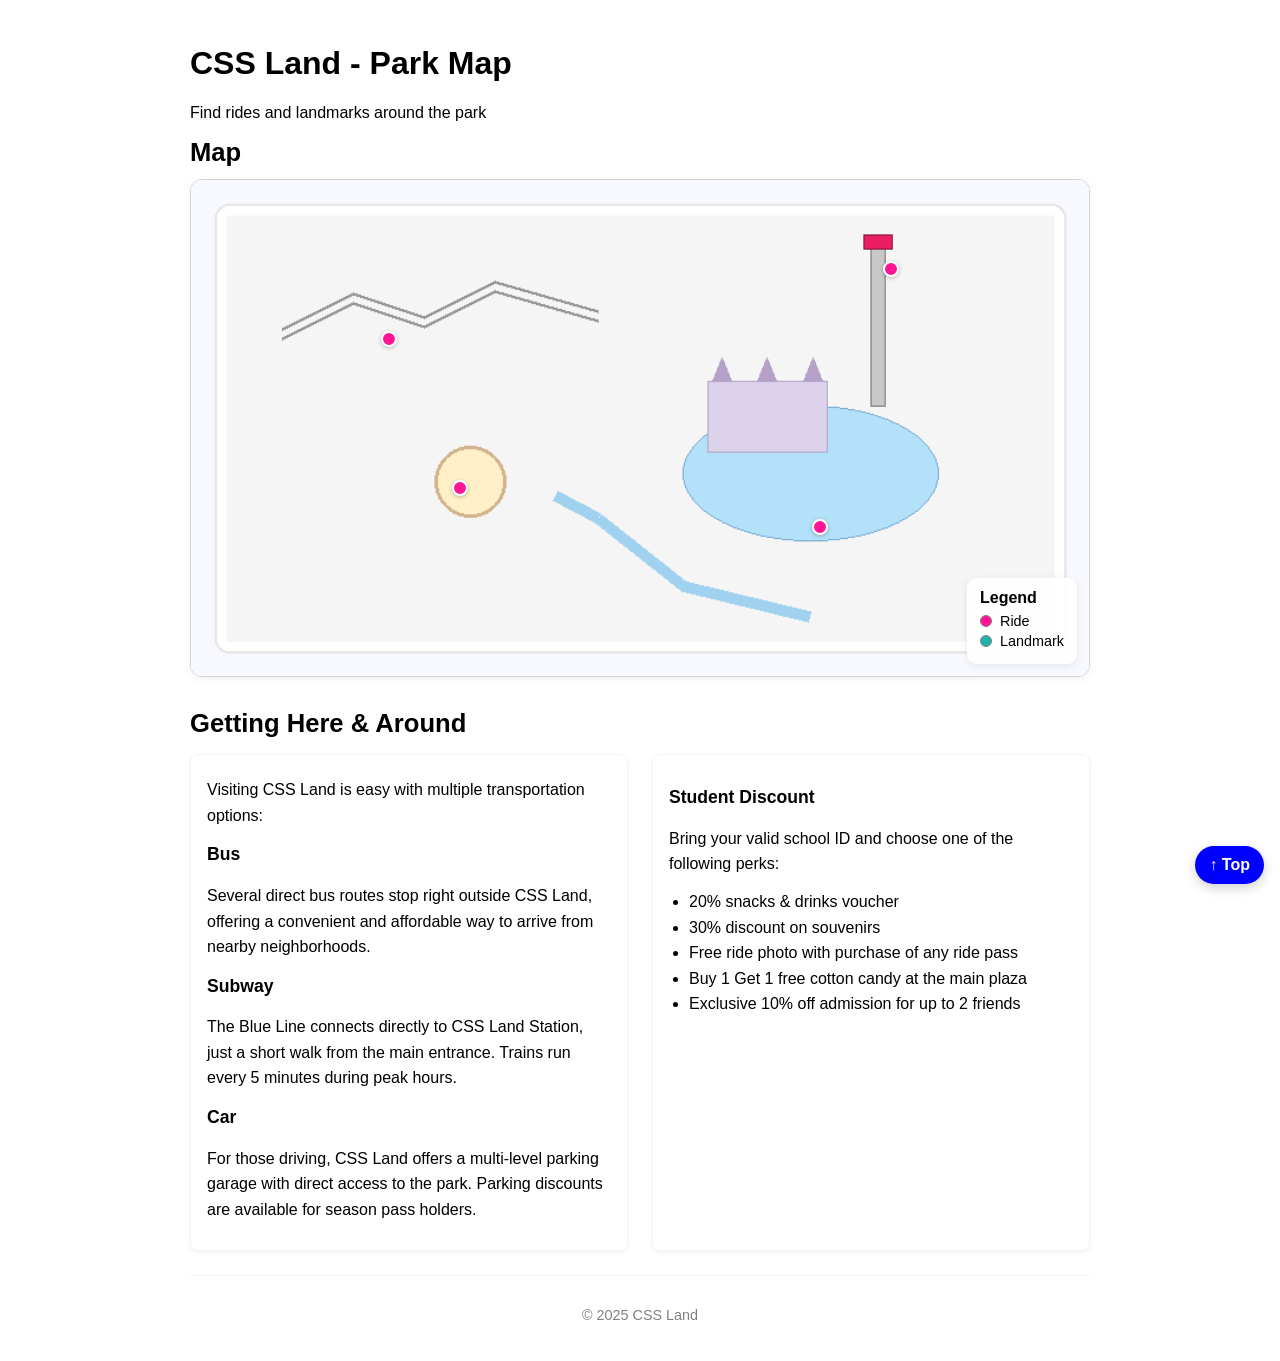
<file: Challenge3/home.html>
<!DOCTYPE html>
<html lang="en">
<head>
    <meta charset="UTF-8" />
    <meta name="viewport" content="width=device-width, initial-scale=1.0"/>
    <title>Challenge 3 - CSS Land - Park Map</title>
    <link rel="stylesheet" href="styles.css"/>
</head>
<body id="top">
    <!-- DO NOT MODIFY home.html -->
    <!-- Add all your styles in styles.css -->

    <div class="container">
        <header class="site-header">
            <h1>CSS Land - Park Map</h1>
            <p class="tagline">Find rides and landmarks around the park</p>
        </header>

        <main>
            <section class="map-section">
                <h2>Map</h2>

                <!-- Map wrapper: make this the positioning context -->
                <div class="map-wrapper">
                    <!-- Map image -->
                    <img class="park-map" src="map.png" alt="CSS Land Park Map">

                    <!-- Attraction markers (place precisely on the map) -->
                    <button class="marker" id="marker-atlantis" aria-label="Atlantis Adventure">
                        <span class="tooltip">Atlantis Adventure</span>
                    </button>

                    <button class="marker" id="marker-gyro" aria-label="Gyro Drop">
                        <span class="tooltip">Gyro Drop</span>
                    </button>

                    <button class="marker" id="marker-carousel" aria-label="Carousel Dreams">
                        <span class="tooltip">Carousel Dreams</span>
                    </button>

                    <button class="marker" id="marker-river" aria-label="River Rapids">
                        <span class="tooltip">River Rapids</span>
                    </button>

                    <!-- Legend box pinned to map corner -->
                    <aside class="legend">
                        <h3>Legend</h3>
                        <ul>
                            <li><span class="dot ride"></span> Ride</li>
                            <li><span class="dot landmark"></span> Landmark</li>
                        </ul>
                    </aside>
                </div>
            </section>

            <section class="transport">
                <h2>Getting Here & Around</h2>
                <div class="transport-columns">
                    <!-- Left column: Transportation info -->
                    <div class="transport-info">
                        <p>Visiting CSS Land is easy with multiple transportation options:</p>

                        <h3>Bus</h3>
                        <p>Several direct bus routes stop right outside CSS Land, offering a convenient and affordable way to arrive from nearby neighborhoods.</p>

                        <h3>Subway</h3>
                        <p>The Blue Line connects directly to CSS Land Station, just a short walk from the main entrance. Trains run every 5 minutes during peak hours.</p>

                        <h3>Car</h3>
                        <p>For those driving, CSS Land offers a multi-level parking garage with direct access to the park. Parking discounts are available for season pass holders.</p>
                    </div>

                    <!-- Right column: Student discount info -->
                    <div class="transport-discounts">
                        <h3>Student Discount</h3>
                        <p>Bring your valid school ID and choose one of the following perks:</p>
                        <ul>
                            <li>20% snacks & drinks voucher</li>
                            <li>30% discount on souvenirs</li>
                            <li>Free ride photo with purchase of any ride pass</li>
                            <li>Buy 1 Get 1 free cotton candy at the main plaza</li>
                            <li>Exclusive 10% off admission for up to 2 friends</li>
                        </ul>
                    </div>
                </div>
            </section>

        </main>

        <!-- Fixed Back to Top button -->
        <a href="#top" class="back-to-top" aria-label="Back to top">↑ Top</a>

        <footer class="site-footer">
            <p>© 2025 CSS Land</p>
        </footer>
    </div>
</body>
</html>
</file>
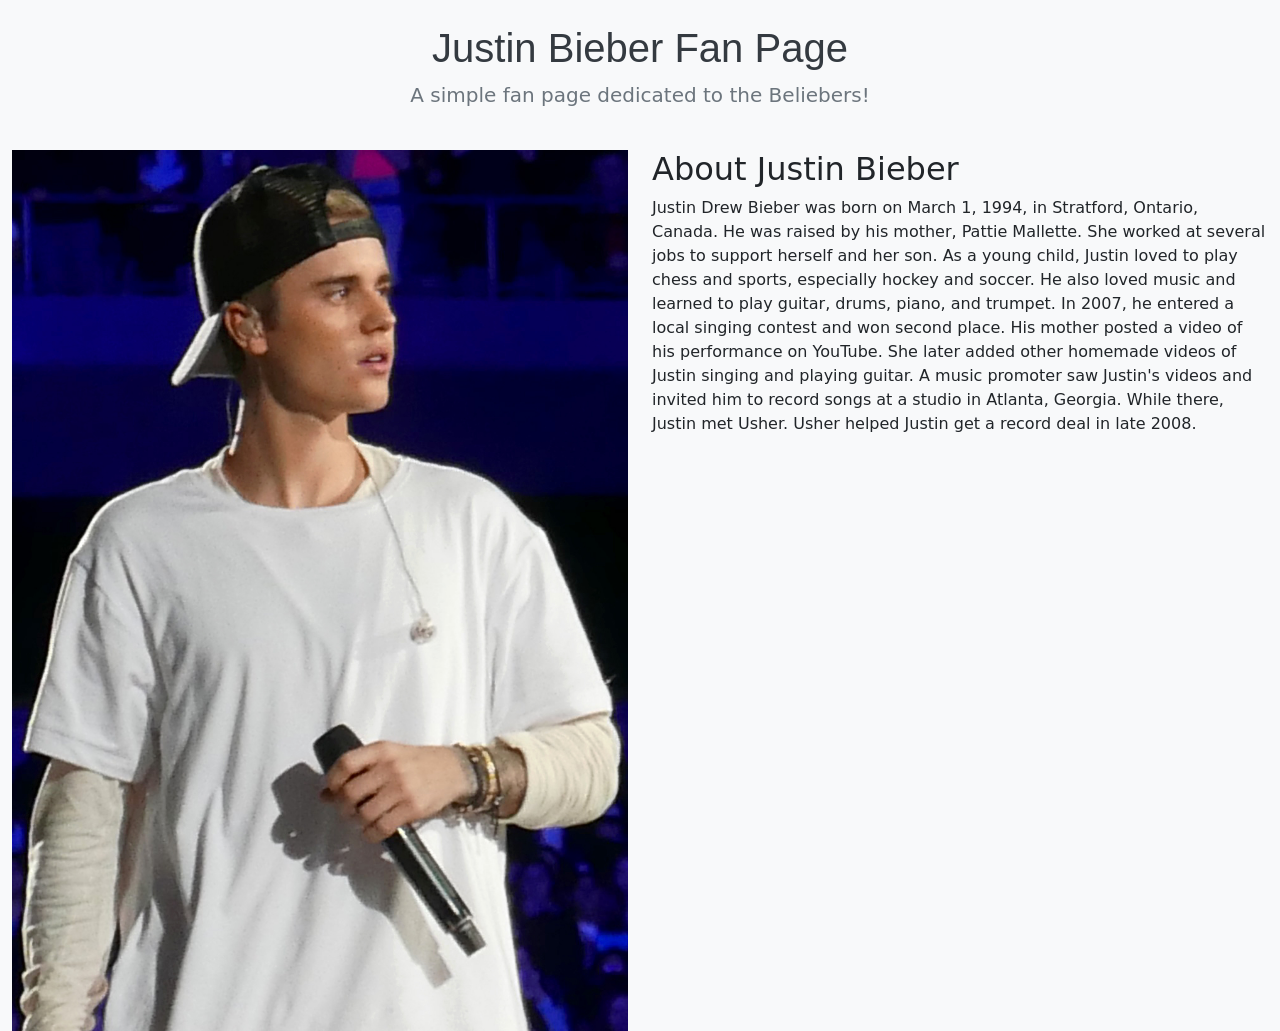
<file: W3-Challenge1/justin.html>
<!DOCTYPE html>
<html lang="en">
<head>
    <meta charset="UTF-8">
    <meta name="viewport" content="width=device-width, initial-scale=1.0">
    <title>Challenge 1 - Justin</title>

    <!-- Bootstrap CSS -->
    <link href="https://cdn.jsdelivr.net/npm/bootstrap@5.3.7/dist/css/bootstrap.min.css" rel="stylesheet" integrity="sha384-LN+7fdVzj6u52u30Kp6M/trliBMCMKTyK833zpbD+pXdCLuTusPj697FH4R/5mcr" crossorigin="anonymous">

    <!-- External CSS -->
    <link rel="stylesheet" href="styles.css">

</head>
<body>

    <div class="container-fluid">

        <div class="row">
            <!-- Task 1
                 - The text such as Heading and Paragraph must be horizontally centered (Use appropriate Bootstrap classes)
                 - There should be some margin at the Top and at the Bottom of the text (Use appropriate Bootstrap classes)
            -->
            <div class="col-12 text-center my-4">
                <h1>Justin Bieber Fan Page</h1>
                <p class="lead">A simple fan page dedicated to the Beliebers!</p>
            </div>
        </div>

        <div class="row">

            <!-- Task 2
                    Add your columns here -->

            <!-- You can find Justin's photo in Challenge1/justin_concert.jpg -->
                <div class="col-12 col-md">
                    <img src="justin_concert.jpg" class="img-fluid">
                </div>
            
            <!-- Here's Justin's biography  -->
            <div class="col-12 col-md">
                <h2>About Justin Bieber</h2>

                <p>Justin Drew Bieber was born on March 1, 1994, in Stratford, Ontario, Canada. He was raised by his mother, Pattie Mallette. She worked at several jobs to support herself and her son. As a young child, Justin loved to play chess and sports, especially hockey and soccer. He also loved music and learned to play guitar, drums, piano, and trumpet.
                    In 2007, he entered a local singing contest and won second place. His mother posted a video of his performance on YouTube. She later added other homemade videos of Justin singing and playing guitar. A music promoter saw Justin's videos and invited him to record songs at a studio in Atlanta, Georgia. While there, Justin met Usher. Usher helped Justin get a record deal in late 2008.
                </p>
            </div>

        </div>

    </div>

    <!-- Bootstrap JavaScript -->
    <script src="https://cdn.jsdelivr.net/npm/bootstrap@5.3.7/dist/js/bootstrap.bundle.min.js" integrity="sha384-ndDqU0Gzau9qJ1lfW4pNLlhNTkCfHzAVBReH9diLvGRem5+R9g2FzA8ZGN954O5Q" crossorigin="anonymous"></script>

</body>
</html>
</file>
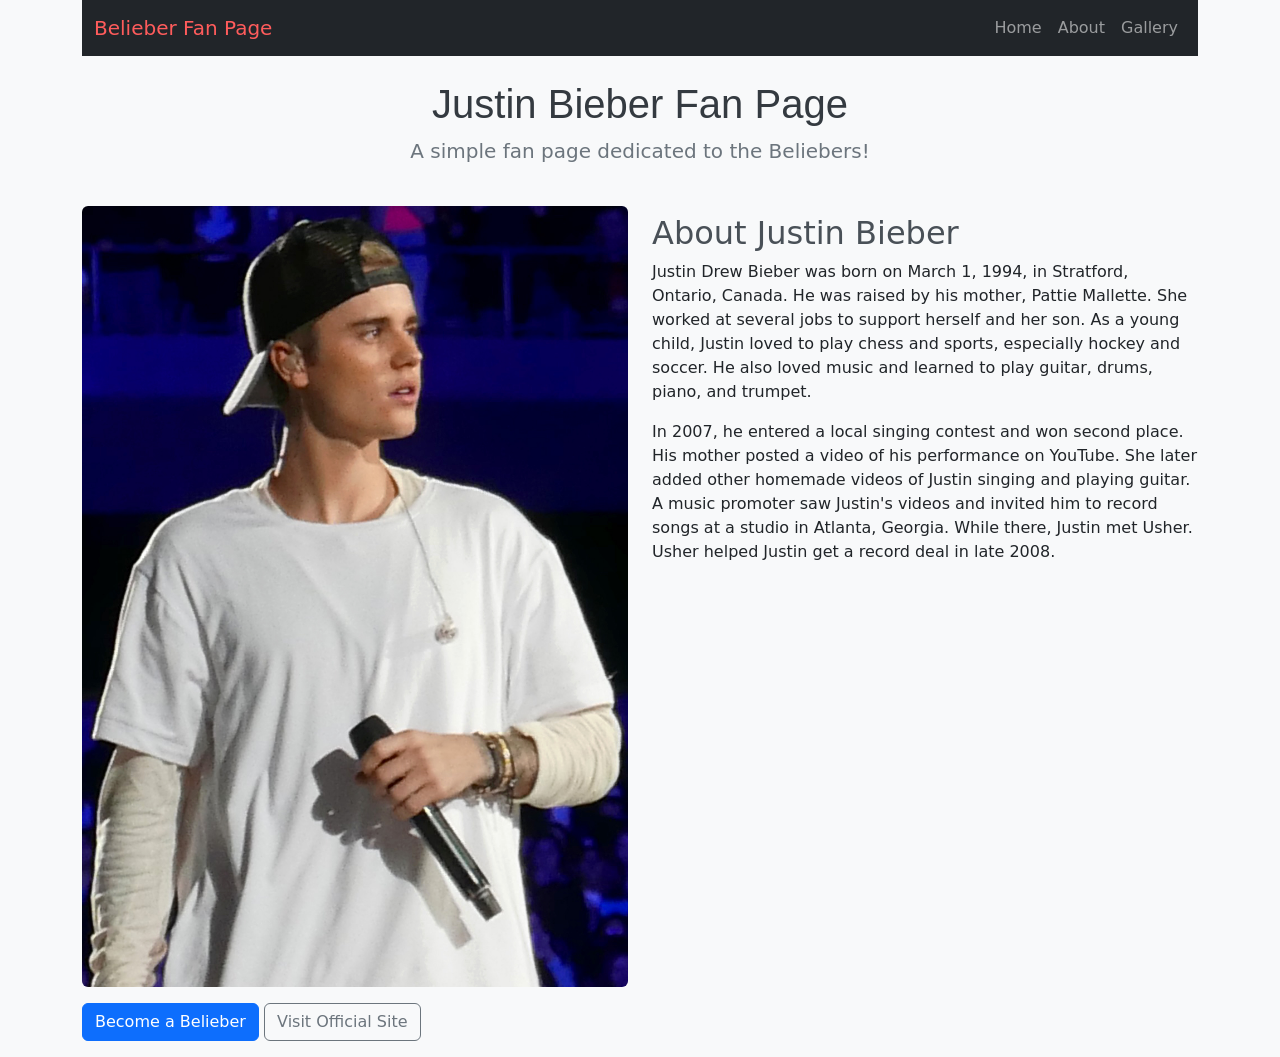
<file: W3-Challenge2/justin.html>
<!DOCTYPE html>
<html lang="en">
<head>
    <meta charset="UTF-8">
    <meta name="viewport" content="width=device-width, initial-scale=1.0">
    <title>Challenge 2 - Justin</title>

    <!-- Bootstrap CSS -->
    <link href="https://cdn.jsdelivr.net/npm/bootstrap@5.3.7/dist/css/bootstrap.min.css" rel="stylesheet" integrity="sha384-LN+7fdVzj6u52u30Kp6M/trliBMCMKTyK833zpbD+pXdCLuTusPj697FH4R/5mcr" crossorigin="anonymous">

    <!-- External CSS -->
    <link rel="stylesheet" href="styles.css">

</head>
<body>

    <div class="container">

        <!-- Task 1
             - Add a navigtion bar
        -->
        <nav class="navbar navbar-expand-lg navbar-dark bg-dark">
            <div class="container-fluid">
                <a class="navbar-brand" href="#">Belieber Fan Page</a>

                <button class="navbar-toggler" type="button" 
                        data-bs-toggle="collapse" data-bs-target="#navbarNav">
                <span class="navbar-toggler-icon"></span>
                </button>

                <div class="collapse navbar-collapse" id="navbarNav">
                <ul class="navbar-nav ms-auto">
                    <li class="nav-item">
                    <a class="nav-link" href="#">Home</a>
                    </li>
                    <li class="nav-item">
                    <a class="nav-link" href="#">About</a>
                    </li>
                    <li class="nav-item">
                    <a class="nav-link" href="#">Gallery</a>
                    </li>
                </ul>
                </div>
            </div>
        </nav>

        <div class="row">
            <div class="col-12 text-center my-4">
                <h1>Justin Bieber Fan Page</h1>
                <p class="lead">A simple fan page dedicated to the Beliebers!</p>
            </div>
        </div>

        <div class="row">

            <div class="col-md-6 text-center">
                <img src="justin_concert.jpg" 
                class="img-fluid rounded" alt="Justin Bieber">
            </div>

            <div class="col-md-6 my-2">

                <h2>About Justin Bieber</h2>

                <p>Justin Drew Bieber was born on March 1, 1994, in Stratford, Ontario, Canada. He was raised by his mother, Pattie Mallette. She worked at several jobs to support herself and her son. As a young child, Justin loved to play chess and sports, especially hockey and soccer. He also loved music and learned to play guitar, drums, piano, and trumpet.</p>

                <p>In 2007, he entered a local singing contest and won second place. His mother posted a video of his performance on YouTube. She later added other homemade videos of Justin singing and playing guitar. A music promoter saw Justin's videos and invited him to record songs at a studio in Atlanta, Georgia. While there, Justin met Usher. Usher helped Justin get a record deal in late 2008.</p>
            </div>

        </div>

        <!-- Task 2
             - Add 2 buttons
        -->
        <div class="my-3">
            <button type="button" class="btn btn-primary" onclick="alert('You are now a Belieber!')">
                Become a Belieber
            </button>

            <a href="https://www.justinbiebermusic.com" target="_blank" class="btn btn-outline-secondary">
                Visit Official Site
            </a>
        </div>
    
    </div>
    

    <!-- Bootstrap JavaScript -->
    <script src="https://cdn.jsdelivr.net/npm/bootstrap@5.3.7/dist/js/bootstrap.bundle.min.js" integrity="sha384-ndDqU0Gzau9qJ1lfW4pNLlhNTkCfHzAVBReH9diLvGRem5+R9g2FzA8ZGN954O5Q" crossorigin="anonymous"></script>

</body>
</html>
</file>
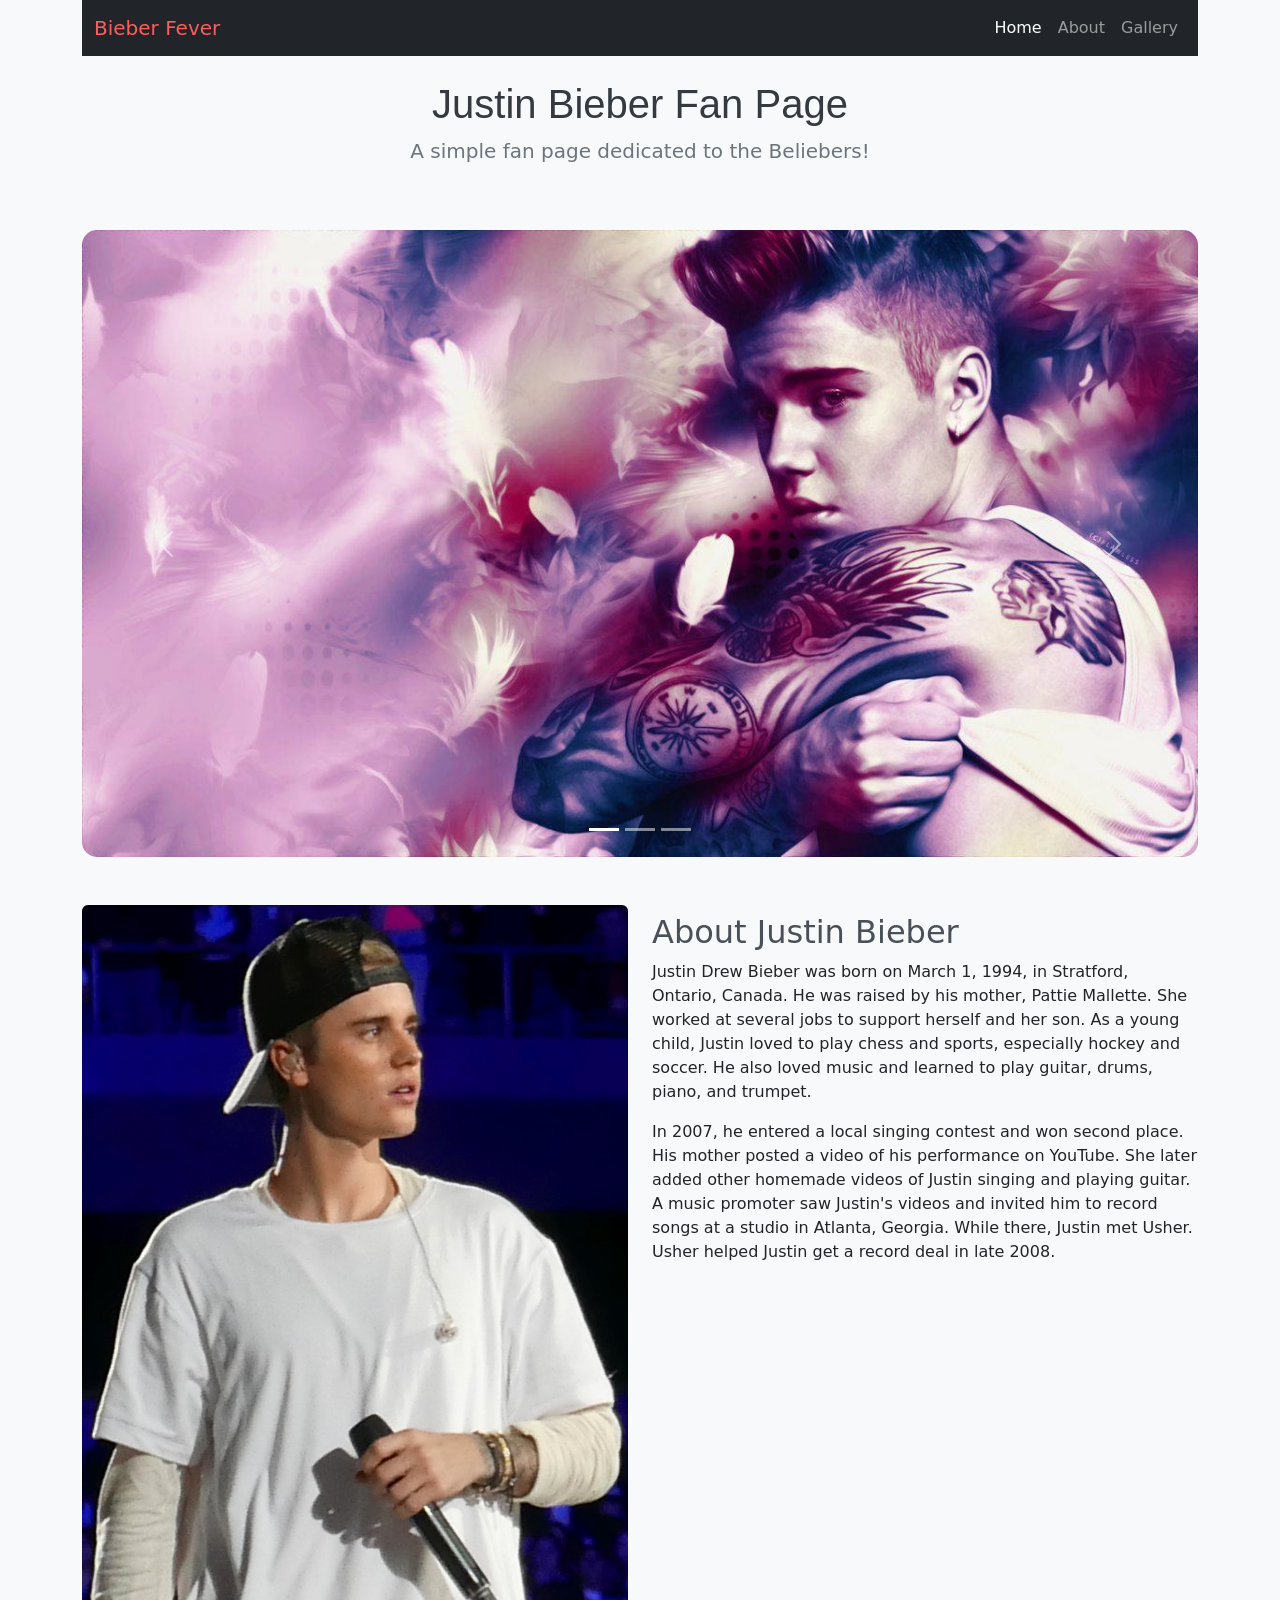
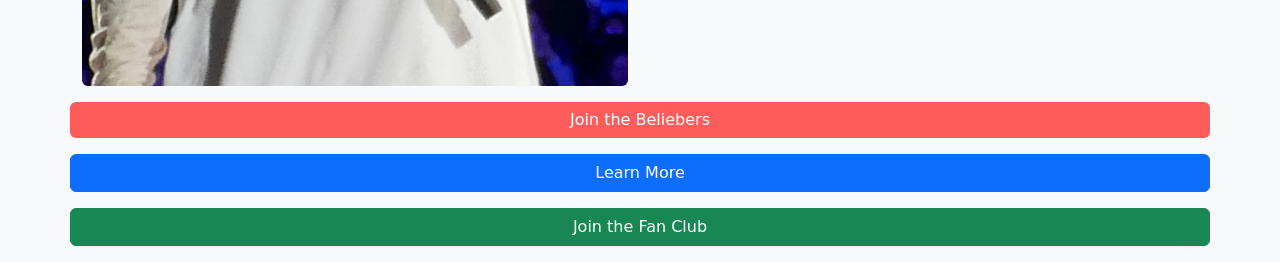
<file: W3-Challenge3/justin.html>
<!DOCTYPE html>
<html lang="en">
<head>
    <meta charset="UTF-8">
    <meta name="viewport" content="width=device-width, initial-scale=1.0">
    <title>Challenge 3 - Justin</title>

    <!-- Bootstrap CSS -->
    <link href="https://cdn.jsdelivr.net/npm/bootstrap@5.3.7/dist/css/bootstrap.min.css" rel="stylesheet" integrity="sha384-LN+7fdVzj6u52u30Kp6M/trliBMCMKTyK833zpbD+pXdCLuTusPj697FH4R/5mcr" crossorigin="anonymous">

    <!-- External CSS -->
    <link rel="stylesheet" href="styles.css">

</head>
<body>

    <div class="container">

        <!-- Navbar -->
        <nav class="navbar navbar-expand-lg navbar-dark bg-dark">
            <div class="container-fluid">
                <a class="navbar-brand" href="#">Bieber Fever</a>
                <button class="navbar-toggler" type="button" data-bs-toggle="collapse" data-bs-target="#navbarNav" aria-controls="navbarNav" aria-expanded="false" aria-label="Toggle navigation">
                    <span class="navbar-toggler-icon"></span>
                </button>
                <div class="collapse navbar-collapse" id="navbarNav">
                    <ul class="navbar-nav ms-auto">
                        <li class="nav-item">
                            <a class="nav-link active" aria-current="page" href="#">Home</a>
                        </li>
                        <li class="nav-item">
                            <a class="nav-link" href="#">About</a>
                        </li>
                        <li class="nav-item">
                            <a class="nav-link" href="#">Gallery</a>
                        </li>
                    </ul>
                </div>
            </div>
        </nav>

        <div class="row">
            <!-- Header Section -->
            <div class="col-12 text-center my-4">
                <h1>Justin Bieber Fan Page</h1>
                <p class="lead">A simple fan page dedicated to the Beliebers!</p>
            </div>
        </div>

        <!-- Task 1
             - Gallery Carousel Placeholder
             - Add your carousel here 
             - Slideshow image files are:
                justin1.jpg
                justin2.jpg
                justin3.jpg
        -->
        <div id="justinCarousel" class="carousel slide mt-4" data-bs-ride="carousel">

            <div class="carousel-indicators">
                <button type="button" data-bs-target="#justinCarousel" data-bs-slide-to="0" class="active"></button>
                <button type="button" data-bs-target="#justinCarousel" data-bs-slide-to="1"></button>
                <button type="button" data-bs-target="#justinCarousel" data-bs-slide-to="2"></button>
            </div>

            <div class="carousel-inner">
                <div class="carousel-item active">
                <img src="justin1.jpg" class="d-block w-100" alt="Justin Bieber photo 1">
                </div>
                <div class="carousel-item">
                <img src="justin2.jpg" class="d-block w-100" alt="Justin Bieber photo 2">
                </div>
                <div class="carousel-item">
                <img src="justin3.jpg" class="d-block w-100" alt="Justin Bieber photo 3">
                </div>
            </div>

            <button class="carousel-control-prev" type="button" data-bs-target="#justinCarousel" data-bs-slide="prev">
                <span class="carousel-control-prev-icon"></span>
            </button>
            <button class="carousel-control-next" type="button" data-bs-target="#justinCarousel" data-bs-slide="next">
                <span class="carousel-control-next-icon"></span>
            </button>

        </div>
    

        <div class="row mt-5">

            <div class="child col-md-6 text-center">
                <img src="justin_concert.jpg" 
                class="img-fluid rounded" alt="Justin Bieber">
            </div>

            <div class="child col-md-6 my-2">

                <h2>About Justin Bieber</h2>

                <p>Justin Drew Bieber was born on March 1, 1994, in Stratford, Ontario, Canada. He was raised by his mother, Pattie Mallette. She worked at several jobs to support herself and her son. As a young child, Justin loved to play chess and sports, especially hockey and soccer. He also loved music and learned to play guitar, drums, piano, and trumpet.</p>

                <p>In 2007, he entered a local singing contest and won second place. His mother posted a video of his performance on YouTube. She later added other homemade videos of Justin singing and playing guitar. A music promoter saw Justin's videos and invited him to record songs at a studio in Atlanta, Georgia. While there, Justin met Usher. Usher helped Justin get a record deal in late 2008.</p>
            </div>

        </div>


        <!-- Buttons and Alerts -->
        <div class="row">
            <button class="btn btn-custom mb-3 mt-3" onclick="alert('You are now a Belieber!')">Join the Beliebers</button>
            <a href="https://www.justinbiebermusic.com" class="btn btn-primary" target="_blank">Learn More</a>

            <!-- Task 2
             - Modal Button
             - Add a button here to trigger the modal -->
            <button type="button" class="btn btn-success mb-3 mt-3" data-bs-toggle="modal" data-bs-target="#fanClubModal">Join the Fan Club</button>
        </div>


        <!-- Modal -->
        <div class="modal fade" id="fanClubModal" tabindex="-1" aria-hidden="true">
            <div class="modal-dialog">
                <div class="modal-content">

                <div class="modal-header">
                    <h5 class="modal-title">Sign Up for the Fan Club</h5>
                    <button type="button" class="btn-close" data-bs-dismiss="modal"></button>
                </div>

                <div class="modal-body">
                    <form>
                    <div class="mb-3">
                        <label for="fanName" class="form-label">Name</label>
                        <input type="text" class="form-control" id="fanName">
                    </div>
                    <div class="mb-3">
                        <label for="fanEmail" class="form-label">Email</label>
                        <input type="email" class="form-control" id="fanEmail">
                    </div>
                    <div class="mb-3">
                        <label for="fanMessage" class="form-label">Message</label>
                        <textarea class="form-control" id="fanMessage" rows="3"></textarea>
                    </div>
                    </form>
                </div>

                <div class="modal-footer">
                    <button type="button" class="btn btn-secondary" data-bs-dismiss="modal">Close</button>
                    <button type="button" class="btn btn-primary">Submit</button>
                </div>

                </div>
            </div>
        </div>


    </div>


    <!-- Bootstrap JavaScript -->
    <script src="https://cdn.jsdelivr.net/npm/bootstrap@5.3.7/dist/js/bootstrap.bundle.min.js" integrity="sha384-ndDqU0Gzau9qJ1lfW4pNLlhNTkCfHzAVBReH9diLvGRem5+R9g2FzA8ZGN954O5Q" crossorigin="anonymous"></script>

</body>
</html>
</file>
<file: Challenge1/styles.css>
/* styles.css - Challenge #1 (Skeleton) */

body {
    font-family: "Segoe UI", Roboto, Helvetica, Arial, sans-serif;
    background-color: whitesmoke; 
    color: black;              
}

.container {
    max-width: 800px;
    margin: 0 auto;
    padding: 24px;
}

.site-header h1 {
    font-size: 3em;
    font-weight: 800;
    text-align: center;
    color: deeppink; 
    margin: 0 0 8px 0;
}

.site-header .tagline {
    text-align: center;
    color: gray;
    font-style: italic;
    margin: 0 0 24px 0;
}

p {
    line-height: 1.6;
    font-size: 1rem;
    margin: 0 0 16px 0;
}


.mascot-placeholder {
    text-align: center; /* Option 2 for centering mascot image */ 
    width: 260px;
    margin: auto;
    background: whitesmoke;
    border: 2px solid grey;
    border-radius: 20px;
}

.actions {
    text-align: center;
    margin: 12px 0 28px 0;
}

.buy-tickets {
    padding: 12px 20px;
    background-color: lime;
    color: whitesmoke;
    border: none;
    border-radius: 10px;
    font-size: 1rem;
    font-weight: 700;
    box-shadow: 0 2px 12px rgb(0, 229, 255);
    transition: background 120ms ease, transform 80ms ease;
    margin-right: 20px;
    margin-bottom: 20px;
}

.buy-tickets:hover {
    background-color: greenyellow;
    cursor: pointer;
    transform: translateY(-1px);
}

.make-donation {
    padding: 12px 20px;
    background-color: blue;
    color: whitesmoke;
    border: none;
    border-radius: 10px;
    font-size: 1rem;
    font-weight: 700;
    box-shadow: 0 2px 12px rgb(245, 3, 216);
    transition: background 120ms ease, transform 80ms ease;
    margin-right: 20px;
}

.make-donation:hover {
    background-color: blue;
    cursor: pointer;
    transform: translateY(-1px);
}

.site-footer {
    text-align: center;
    color: grey;
    font-size: 0.9rem;
    border-top: 1px solid white;
    padding-top: 16px;
    margin-top: 24px;
}
</file>
<file: Challenge2/styles.css>
/* styles.css - Challenge #2 (Skeleton: Rides Gallery) */


/* 0) Base page */
    body {
        font-family: Arial, Helvetica, sans-serif;
    }

/* 1) Container */
.container {
    max-width: 800px;
    margin: 0 auto;
    padding: 24px;
}

/* 2) Section heading */
    h2 {
        text-align: center;
    }

/* 3) Cards wrapper (center all cards horizontally) */
    .cards {
        margin: auto;
        display: flex;
        max-width: 800px;
        flex-wrap: wrap;
        gap: 15px;
        
    }

/* 4) Card (size, spacing, border, rounded corners) */
    .card {
        border: 2px solid lightgray;
        max-width: 250px;
        border-radius: 15px;
        line-height: 0.1;
    }

/* 5) Card text (h3 title, paragraph blurb) */
    h3 {
        text-align: left;
        padding-left: 5px;
    }

    .blurb {
        text-align: left;
        padding-left: 5px;
        line-height: 1.5;
    }

/* 6) Card image (fit within card, centered) */

    img {
        width: 250px;
        height: 150px;
        border-top-left-radius: 15px;
        border-top-right-radius: 15px;
    }

/* 7) Hover state: change border to green, then make it wigglew */
@keyframes wiggle {
    0%   { transform: rotate(0deg); }
    25%  { transform: rotate(3deg); }
    50%  { transform: rotate(-3deg); }
    75%  { transform: rotate(2deg); }
    100% { transform: rotate(0deg); }
}

.card:hover {
    border-color: red;
    animation: wiggle 0.4s ease;
}


/* 8) Footer */
.site-footer {
    text-align: center;
    color: gray;
    font-size: 0.9rem;
    border-top: 1px solid white;
    padding-top: 16px;
    margin-top: 24px;
}
</file>
<file: Challenge3/styles.css>
/* styles.css - Challenge #3 (Positioning) */


/* 0) Base page */
html, body {
    height: 100%;
}
body {
    margin: 0;
    font-family: "Segoe UI", Roboto, Helvetica, Arial, sans-serif;
    background-color: white;
    color: black;
}


/* 1) Container */
.container {
    max-width: 900px;
    margin: 0 auto;
    padding: 24px 16px;
}


/* 2) Map section heading */
.map-section h2 {
    margin: 8px 0 12px 0;
    font-size: 1.6rem;
}


/* 3) Map wrapper */
.map-wrapper {
    position: relative;          /* positioning context for markers + legend */
    max-width: 100%;
    overflow: hidden;
    border-radius: 12px;
    border: 1px solid lightgrey;
    box-shadow: 0 2px 10px rgba(0, 0, 0, 0.06);
    background: white;
}


/* 4) Map image */
.park-map {
    display: block;
    width: 100%;
    height: auto;
    user-select: none;
}

/* Shared z-index layers */
.map-wrapper .park-map { z-index: 1; }
.marker { z-index: 2; }
.tooltip { z-index: 3; }
.legend { z-index: 4; }


/* 5) Markers */
.marker {
    position: absolute;
    width: 16px;
    height: 16px;
    border-radius: 50%;
    background: deeppink;
    border: 2px solid white;
    box-shadow: 0 1px 4px rgba(0, 0, 0, 0.25);
    transform: translate(-50%, -50%); /* center over coordinates */
    cursor: pointer;
}

/* Example coordinates (tweak as desired) */
#marker-atlantis { top: 32%; left: 22%; }
#marker-gyro     { top: 18%; left: 78%; }
#marker-carousel { top: 62%; left: 30%; }
#marker-river    { top: 70%; left: 70%; }


/* 6) Tooltips */
.marker .tooltip {
    position: absolute;
    bottom: 140%;
    left: 50%;
    transform: translateX(-50%);
    white-space: nowrap;
    background: black;
    color: white;
    font-size: 0.85rem;
    padding: 6px 8px;
    border-radius: 8px;
    opacity: 0;
    pointer-events: none;
    transition: opacity 140ms ease, transform 140ms ease;
}

.marker:hover .tooltip {
    opacity: 1;
    transform: translateX(-50%) translateY(-2px);
}


/* 7) Legend box */
.legend {
    position: absolute;
    right: 12px;
    bottom: 12px;
    background: rgba(255, 255, 255, 0.9);
    border: 1px solid white;
    border-radius: 10px;
    padding: 10px 12px;
    font-size: 0.9rem;
    box-shadow: 0 2px 8px rgba(0, 0, 0, 0.08);
}
.legend h3 {
    margin: 0 0 6px 0;
    font-size: 1rem;
}
.legend ul {
    list-style: none;
    padding: 0;
    margin: 0;
}
.legend li {
    display: flex;
    align-items: center;
    gap: 8px;
    margin: 4px 0;
}
.legend .dot {
    width: 10px;
    height: 10px;
    border-radius: 50%;
    display: inline-block;
    border: 1px solid grey;
}
.legend .dot.ride { background: deeppink; }
.legend .dot.landmark { background: lightseagreen; }


/* 8) Fixed Back to Top button */
.back-to-top {
    position: fixed;
    right: 16px;
    bottom: 16px;
    background: blue;
    color: white;
    text-decoration: none;
    padding: 10px 14px;
    border-radius: 999px;
    font-weight: 700;
    box-shadow: 0 4px 12px rgba(0, 0, 0, 0.18);
    z-index: 999;
    transition: transform 120ms ease, background 120ms ease;
}
.back-to-top:hover {
    transform: translateY(-2px);
    background: blue;
}


/* 9) Footer */
.site-footer {
    text-align: center;
    color: gray;
    font-size: 0.9rem;
    border-top: 1px solid whitesmoke;
    padding-top: 16px;
    margin-top: 24px;
}


/* 10) Getting Here & Around section styling  */
.transport {
    margin-top: 32px;
}

.transport h2 {
    margin-bottom: 16px;
    font-size: 1.6rem;
}

/* Two-column layout */
.transport-columns {
    display: flex;
    gap: 24px;
}

.transport-info,
.transport-discounts {
    flex: 1;
    background: white;
    padding: 16px;
    border: 1px solid whitesmoke;
    border-radius: 8px;
    box-shadow: 0 2px 4px rgba(0,0,0,0.05);
}

.transport h3 {
    margin-top: 16px;
    font-size: 1.1rem;
}

.transport p,
.transport ul {
    line-height: 1.6;
    margin: 6px 0 12px 0;
}

.transport ul {
    padding-left: 20px;
}
</file>
<file: W3-Challenge1/styles.css>
body {
    background-color: #f8f9fa;
}

h1 {
    font-family: 'Arial', sans-serif;
    color: #343a40;
}

.lead {
    color: #6c757d;
}
</file>
<file: W3-Challenge2/styles.css>
body {
    background-color: #f8f9fa;
}

h1 {
    font-family: 'Arial', sans-serif;
    color: #343a40;
}

.lead {
    color: #6c757d;
}

h2 {
    color: #495057;
}

p {
    color: #212529;
}

img {
    max-width: 100%;
    height: auto;
    border-radius: 15px;
}

/* Custom Button Styles */
.btn-custom {
    background-color: #ff5c5c;
    color: white;
    border: none;
}

.btn-custom:hover {
    background-color: #ff3333;
}

/* Navbar Styles */
.navbar-dark .navbar-brand {
    color: #ff5c5c;
}
</file>
<file: W3-Challenge3/styles.css>
body {
    background-color: #f8f9fa;
}

h1 {
    font-family: 'Arial', sans-serif;
    color: #343a40;
}

.lead {
    color: #6c757d;
}

h2 {
    color: #495057;
}

p {
    color: #212529;
}

img {
    max-width: 100%;
    height: auto;
    border-radius: 15px;
}

/* Custom Button Styles */
.btn-custom {
    background-color: #ff5c5c;
    color: white;
    border: none;
}

.btn-custom:hover {
    background-color: #ff3333;
}

/* Navbar Styles */
.navbar-dark .navbar-brand {
    color: #ff5c5c;
}
</file>
